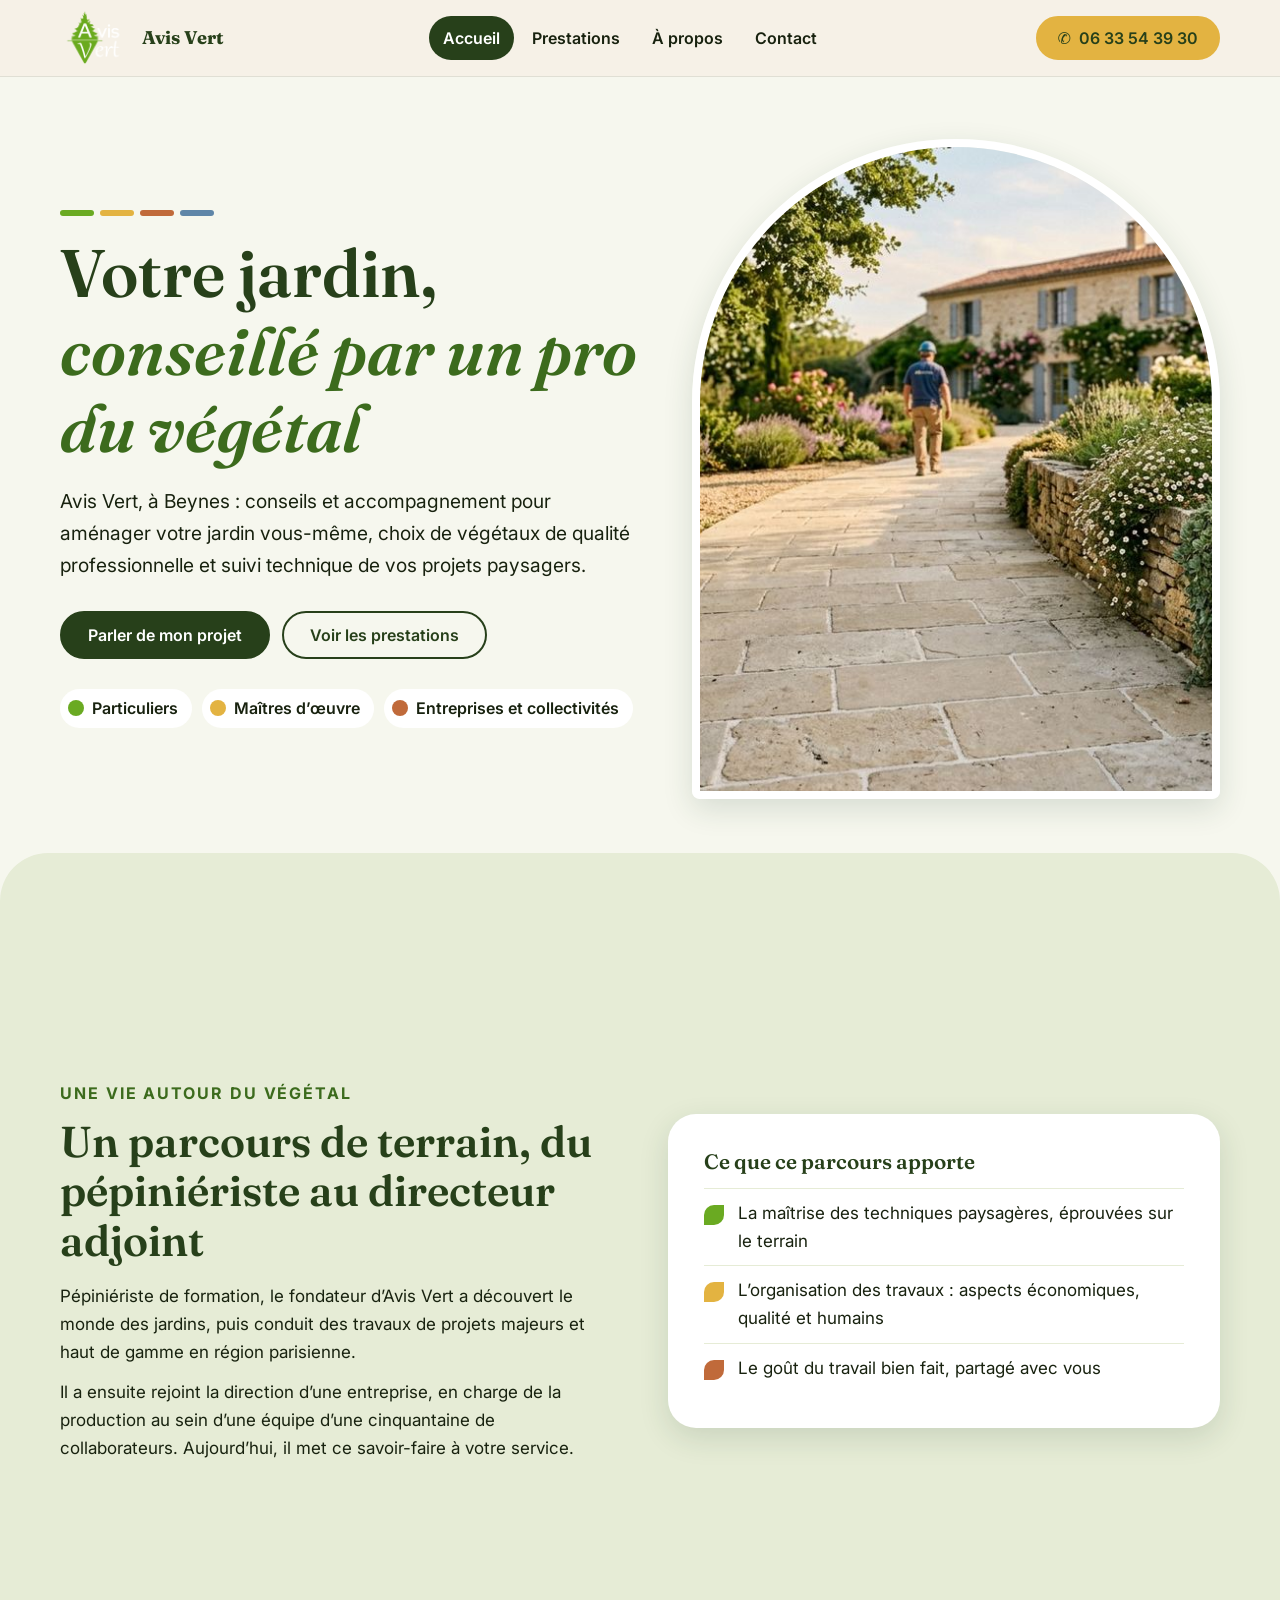
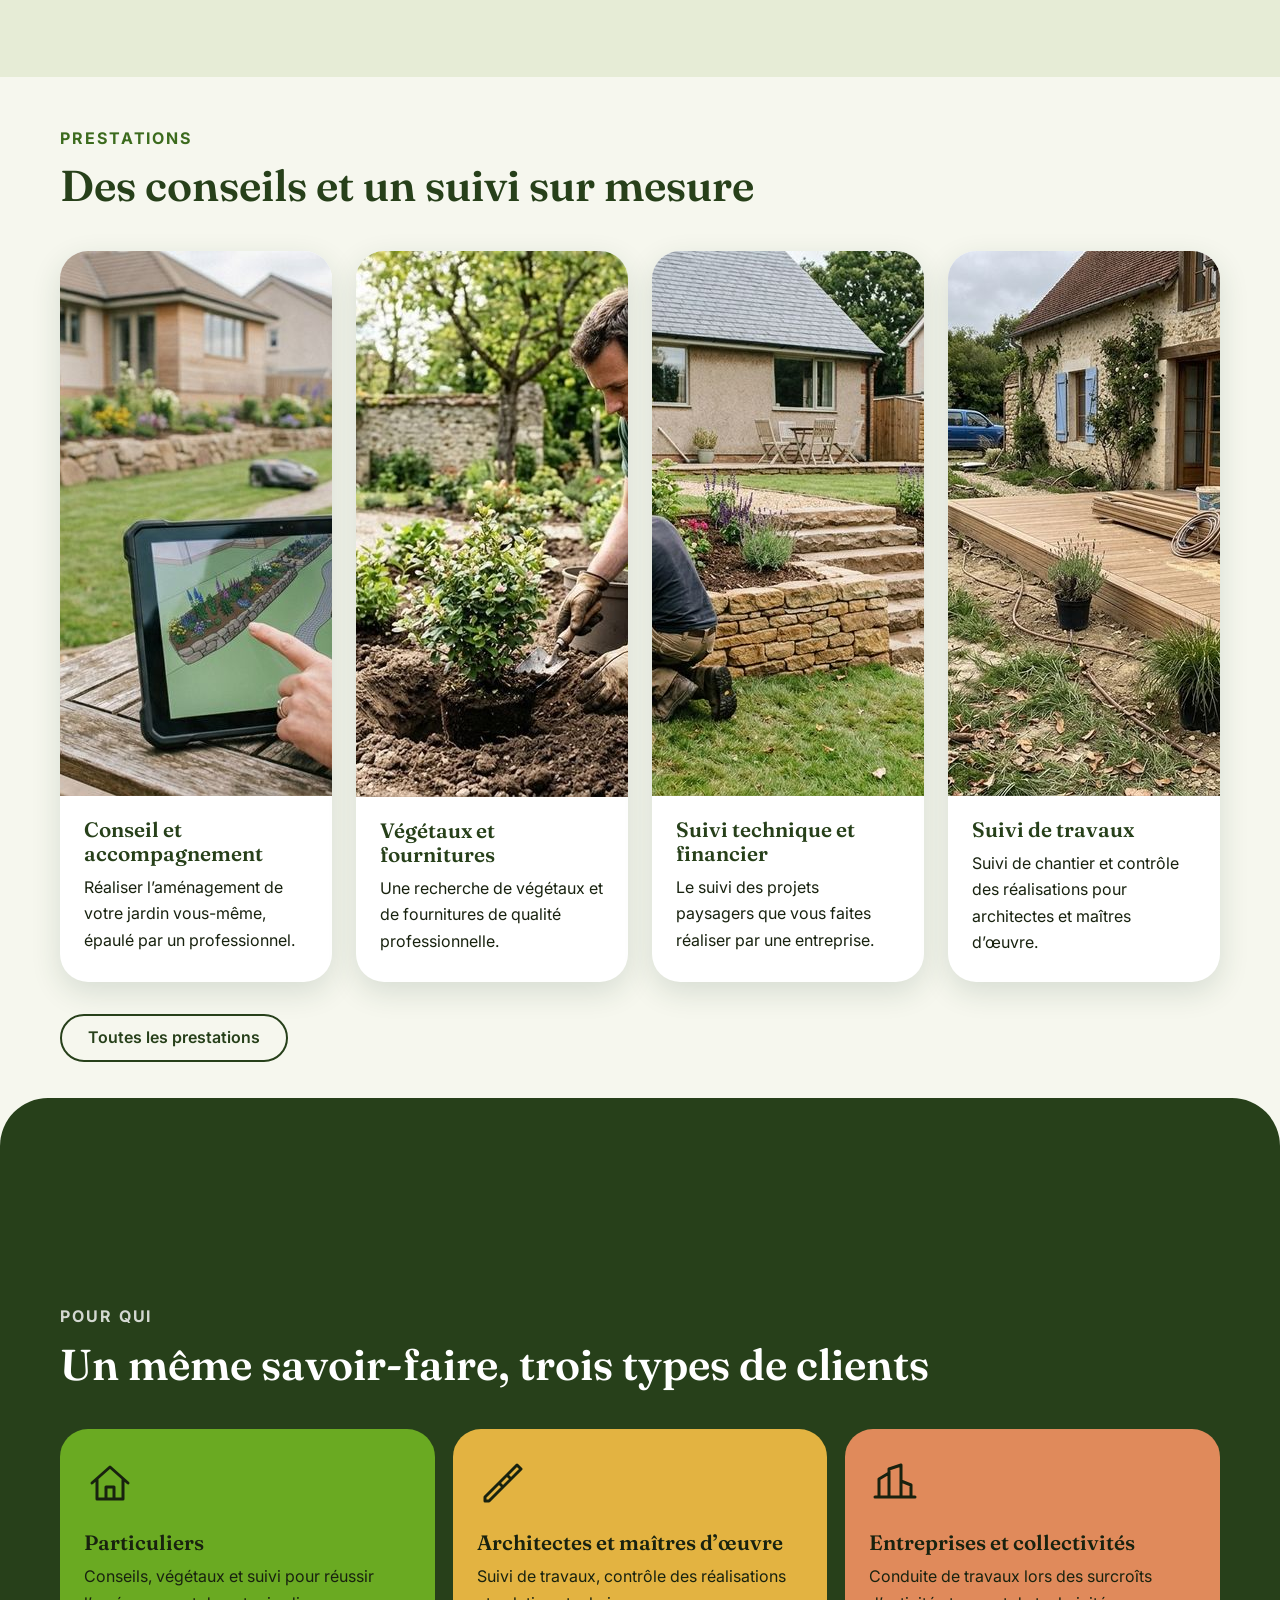
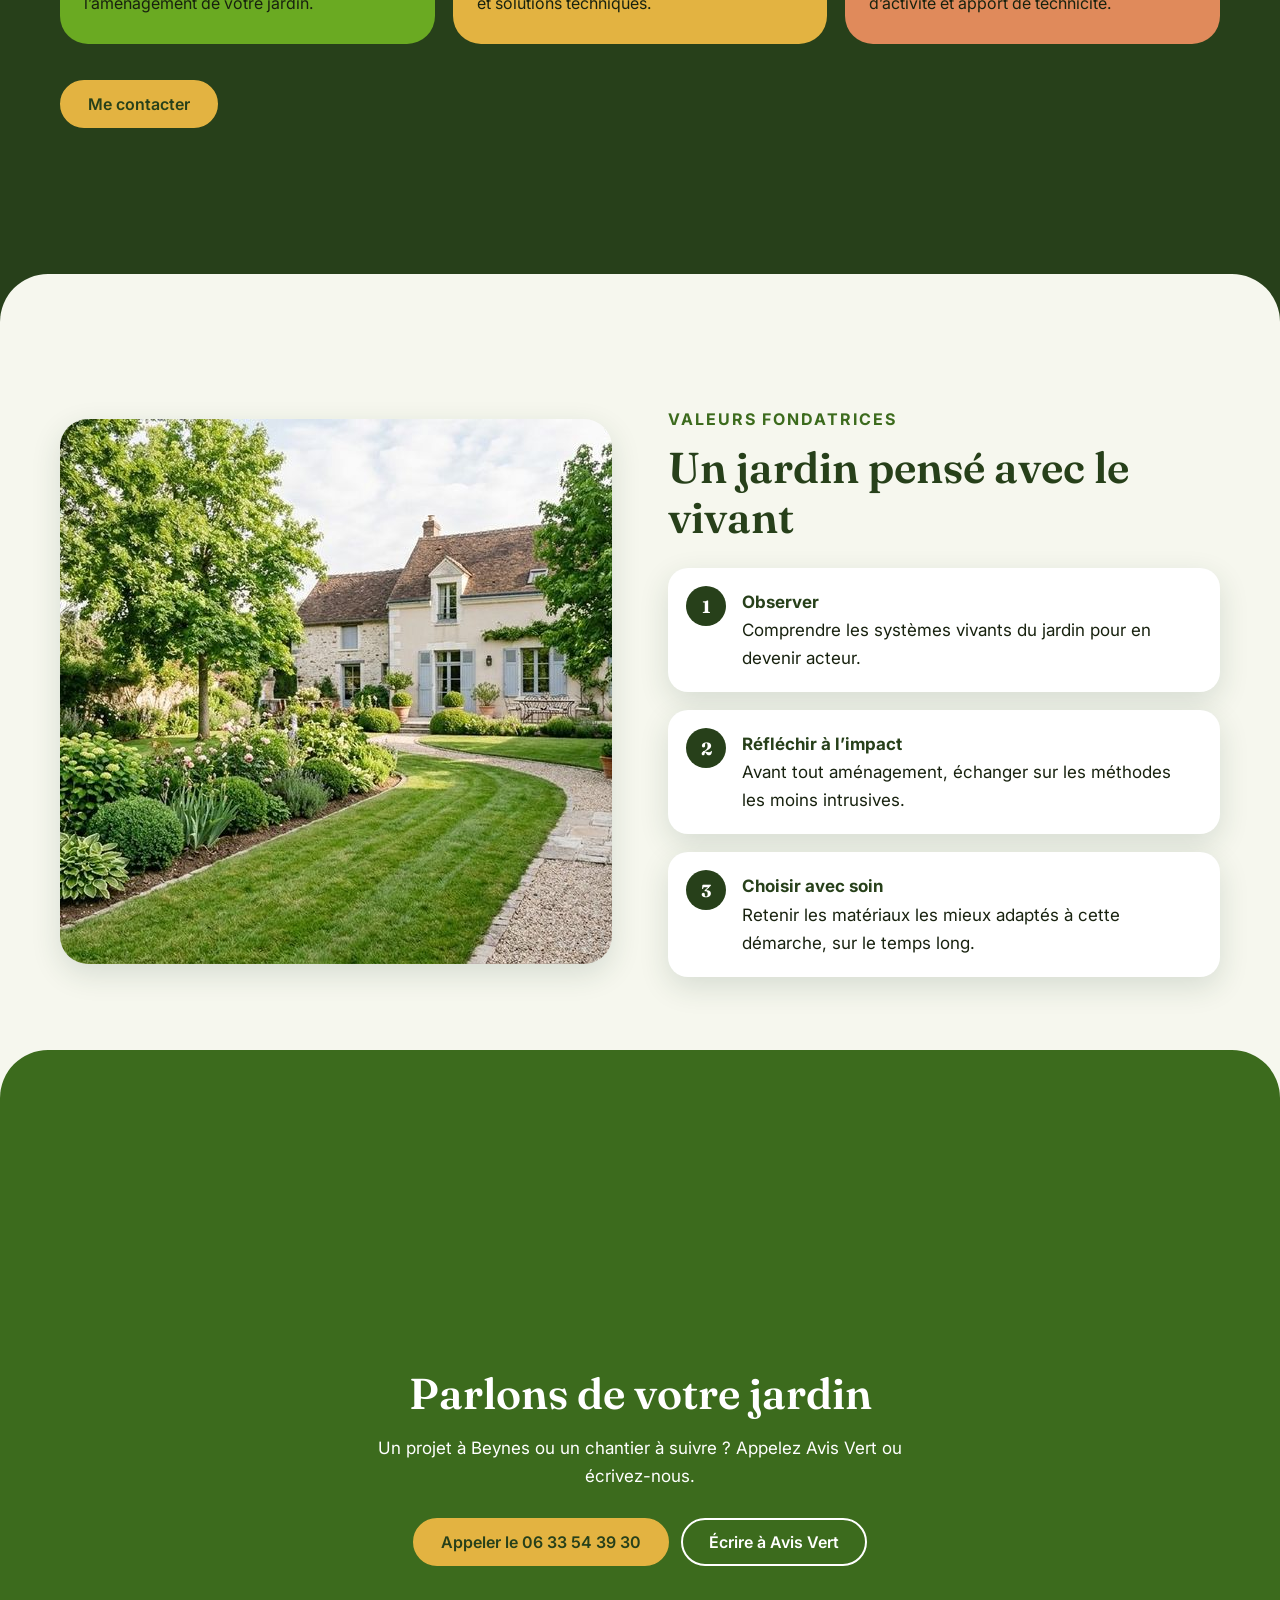
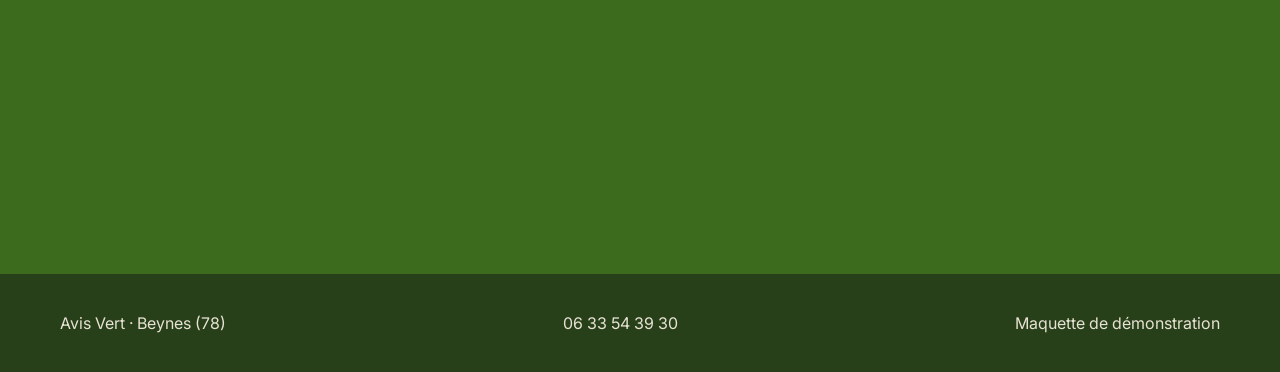
<file: index.html>
<!DOCTYPE html>
<html lang="fr"><head><meta charset="utf-8"><meta name="viewport" content="width=device-width,initial-scale=1">
<title>Avis Vert, conseil et suivi en aménagement paysager à Beynes (78)</title>
<meta name="description" content="Avis Vert, à Beynes (78) : conseils pour aménager votre jardin, recherche de végétaux et suivi technique de vos projets paysagers. Appelez le 06 33 54 39 30.">
<meta name="robots" content="noindex, nofollow">
<link rel="icon" href="images/logo.png" type="image/png">
<link rel="preconnect" href="https://fonts.googleapis.com"><link rel="preconnect" href="https://fonts.gstatic.com" crossorigin>
<link rel="stylesheet" href="https://fonts.googleapis.com/css2?family=Fraunces:wght@600;700&family=Inter:wght@400;600;700&display=swap">
<link rel="stylesheet" href="css/style.css"></head><body>
<header><div class="wrap nav">
<a class="logo" href="https://webaunet.github.io/avis-vert/" aria-label="Avis Vert, accueil"><img src="images/logo.png" width="72" height="54" alt="Logo Avis Vert : un sapin au-dessus de la lettre A et un triangle vert portant la lettre V"><span>Avis Vert</span></a>
<nav id="menu" aria-label="Navigation principale"><ul>
<li><a href="index.html" aria-current="page">Accueil</a></li><li><a href="prestations.html">Prestations</a></li><li><a href="a-propos.html">À propos</a></li><li><a href="contact.html">Contact</a></li></ul></nav>
<div class="droite"><a class="btn tel" href="tel:+33633543930" aria-label="Appeler le 06 33 54 39 30">&#9990; <span>06 33 54 39 30</span></a>
<button class="burger" type="button" aria-expanded="false" aria-controls="menu" aria-label="Ouvrir le menu"><span></span></button></div>
</div></header>
<main>
<section class="hero"><div class="wrap">
<div><div class="fil" aria-hidden="true"><i></i><i></i><i></i><i></i></div>
<h1>Votre jardin, <em style="color:var(--vert2)">conseillé par un pro du végétal</em></h1>
<p class="lead">Avis Vert, à Beynes : conseils et accompagnement pour aménager votre jardin vous-même, choix de végétaux de qualité professionnelle et suivi technique de vos projets paysagers.</p>
<div class="btns"><a class="btn" href="contact.html">Parler de mon projet</a><a class="btn clair" href="prestations.html">Voir les prestations</a></div>
<div class="pastilles"><span><b style="background:var(--pr)"></b>Particuliers</span><span><b style="background:var(--et)"></b>Maîtres d’œuvre</span><span><b style="background:var(--au)"></b>Entreprises et collectivités</span></div></div>
<div class="arche"><img src="images/allee-jardin.jpg" width="1200" height="655" alt="Allée dallée bordée d’un muret en pierre et de massifs fleuris, devant une maison en pierre"></div>
</div></section>
<section class="apropos"><div class="wrap deux">
<div><span class="sur">Une vie autour du végétal</span><h2>Un parcours de terrain, du pépiniériste au directeur adjoint</h2>
<p style="margin-top:16px">Pépiniériste de formation, le fondateur d’Avis Vert a découvert le monde des jardins, puis conduit des travaux de projets majeurs et haut de gamme en région parisienne.</p>
<p style="margin-top:12px">Il a ensuite rejoint la direction d’une entreprise, en charge de la production au sein d’une équipe d’une cinquantaine de collaborateurs. Aujourd’hui, il met ce savoir-faire à votre service.</p></div>
<div class="carte-a"><h3>Ce que ce parcours apporte</h3><ul><li>La maîtrise des techniques paysagères, éprouvées sur le terrain</li><li>L’organisation des travaux : aspects économiques, qualité et humains</li><li>Le goût du travail bien fait, partagé avec vous</li></ul></div>
</div></section>
<section class="presta"><div class="wrap"><span class="sur">Prestations</span><h2>Des conseils et un suivi sur mesure</h2>
<div class="grille g4">
<article class="carte"><img loading="lazy" src="images/conseil-jardin.jpg" width="1000" height="545" alt="Étude d’un projet de jardin sur une tablette, posée sur une table en bois devant une pelouse"><div><h3>Conseil et accompagnement</h3><p>Réaliser l’aménagement de votre jardin vous-même, épaulé par un professionnel.</p></div></article>
<article class="carte"><img loading="lazy" src="images/plantation.jpg" width="1000" height="546" alt="Jardinier plantant un arbuste dans un massif de vivaces"><div><h3>Végétaux et fournitures</h3><p>Une recherche de végétaux et de fournitures de qualité professionnelle.</p></div></article>
<article class="carte"><img loading="lazy" src="images/muret-pierre.jpg" width="1000" height="545" alt="Maçon montant un muret en pierre avec escalier dans un jardin"><div><h3>Suivi technique et financier</h3><p>Le suivi des projets paysagers que vous faites réaliser par une entreprise.</p></div></article>
<article class="carte"><img loading="lazy" src="images/terrasse-bois.jpg" width="1000" height="545" alt="Pose d’une terrasse en bois devant une maison en pierre"><div><h3>Suivi de travaux</h3><p>Suivi de chantier et contrôle des réalisations pour architectes et maîtres d’œuvre.</p></div></article>
</div><div class="btns" style="margin-top:32px"><a class="btn clair" href="prestations.html">Toutes les prestations</a></div></div></section>
<section class="saisons"><div class="wrap"><span class="sur">Pour qui</span><h2>Un même savoir-faire, trois types de clients</h2>
<div class="quatre trois">
<div class="s pr"><svg viewBox="0 0 52 52" aria-hidden="true"><path d="M8 26 26 10l18 16M13 22v20h26V22M22 42V30h8v12" fill="none" stroke="#18220f" stroke-width="3" stroke-linecap="round" stroke-linejoin="round"/></svg><h3>Particuliers</h3><p>Conseils, végétaux et suivi pour réussir l’aménagement de votre jardin.</p></div>
<div class="s et"><svg viewBox="0 0 52 52" aria-hidden="true"><path d="M8 40 40 8l4 4L12 44H8zM30 18l4 4M22 26l4 4" fill="none" stroke="#18220f" stroke-width="3" stroke-linecap="round" stroke-linejoin="round"/></svg><h3>Architectes et maîtres d’œuvre</h3><p>Suivi de travaux, contrôle des réalisations et solutions techniques.</p></div>
<div class="s au"><svg viewBox="0 0 52 52" aria-hidden="true"><path d="M10 40V22l10-6v24M20 40V12l12-4v32M32 40V24l10 4v12M6 40h40" fill="none" stroke="#18220f" stroke-width="3" stroke-linecap="round" stroke-linejoin="round"/></svg><h3>Entreprises et collectivités</h3><p>Conduite de travaux lors des surcroîts d’activité et apport de technicité.</p></div>
</div><div class="btns" style="margin-top:36px"><a class="btn ocre" href="contact.html">Me contacter</a></div></div></section>
<section class="etapes"><div class="wrap deux">
<div class="photo-r"><img loading="lazy" src="images/jardin-chemin.jpg" width="1000" height="545" alt="Jardin planté d’arbres et de massifs, avec un chemin de gravier et une pelouse devant une maison en pierre"></div>
<div><span class="sur">Valeurs fondatrices</span><h2>Un jardin pensé avec le vivant</h2>
<ol><li><strong>Observer</strong>Comprendre les systèmes vivants du jardin pour en devenir acteur.</li><li><strong>Réfléchir à l’impact</strong>Avant tout aménagement, échanger sur les méthodes les moins intrusives.</li><li><strong>Choisir avec soin</strong>Retenir les matériaux les mieux adaptés à cette démarche, sur le temps long.</li></ol></div>
</div></section>
<section class="cta"><div class="wrap"><h2>Parlons de votre jardin</h2><p>Un projet à Beynes ou un chantier à suivre ? Appelez Avis Vert ou écrivez-nous.</p>
<div class="btns"><a class="btn ocre" href="tel:+33633543930">Appeler le 06 33 54 39 30</a><a class="btn clair" href="contact.html">Écrire à Avis Vert</a></div></div></section>
</main>
<footer><div class="wrap"><span>Avis Vert · Beynes (78)</span><span><a href="tel:+33633543930">06 33 54 39 30</a></span><span>Maquette de démonstration</span></div></footer>
<script src="js/main.js"></script></body></html>
</file>
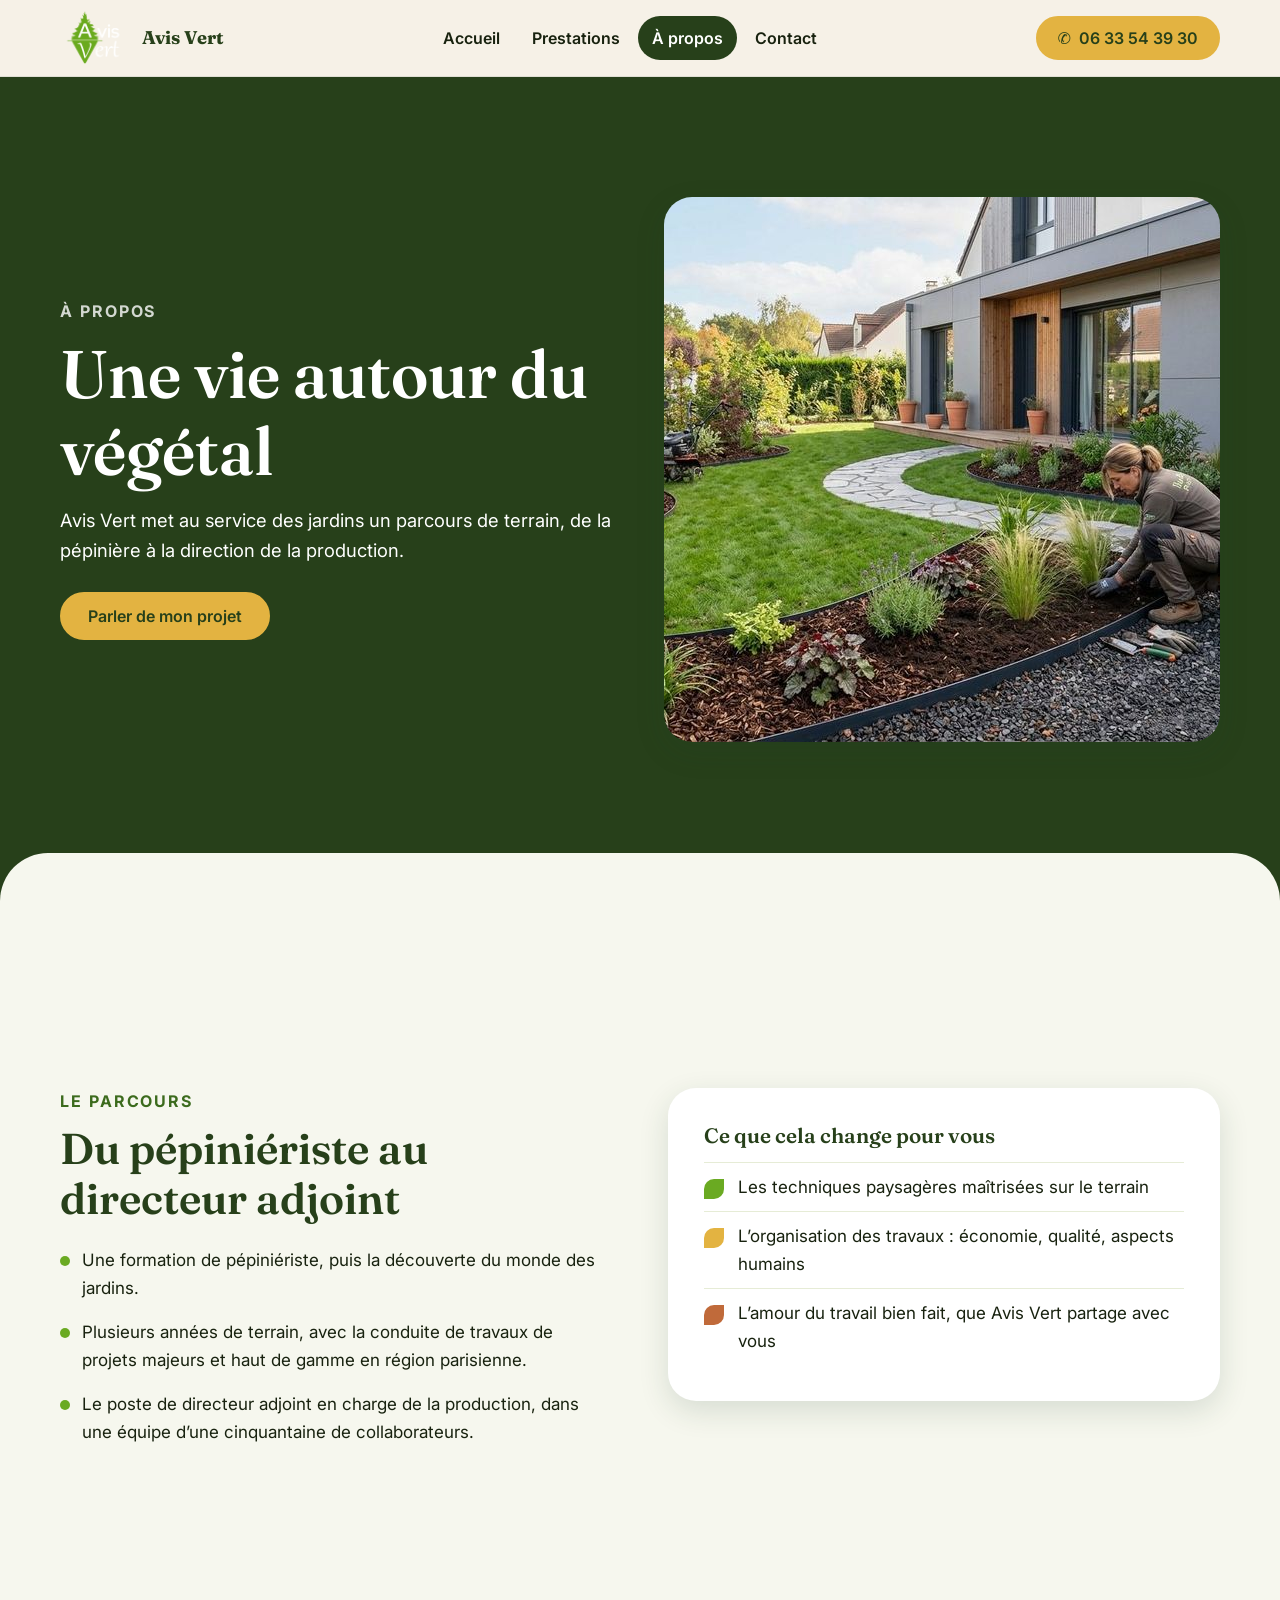
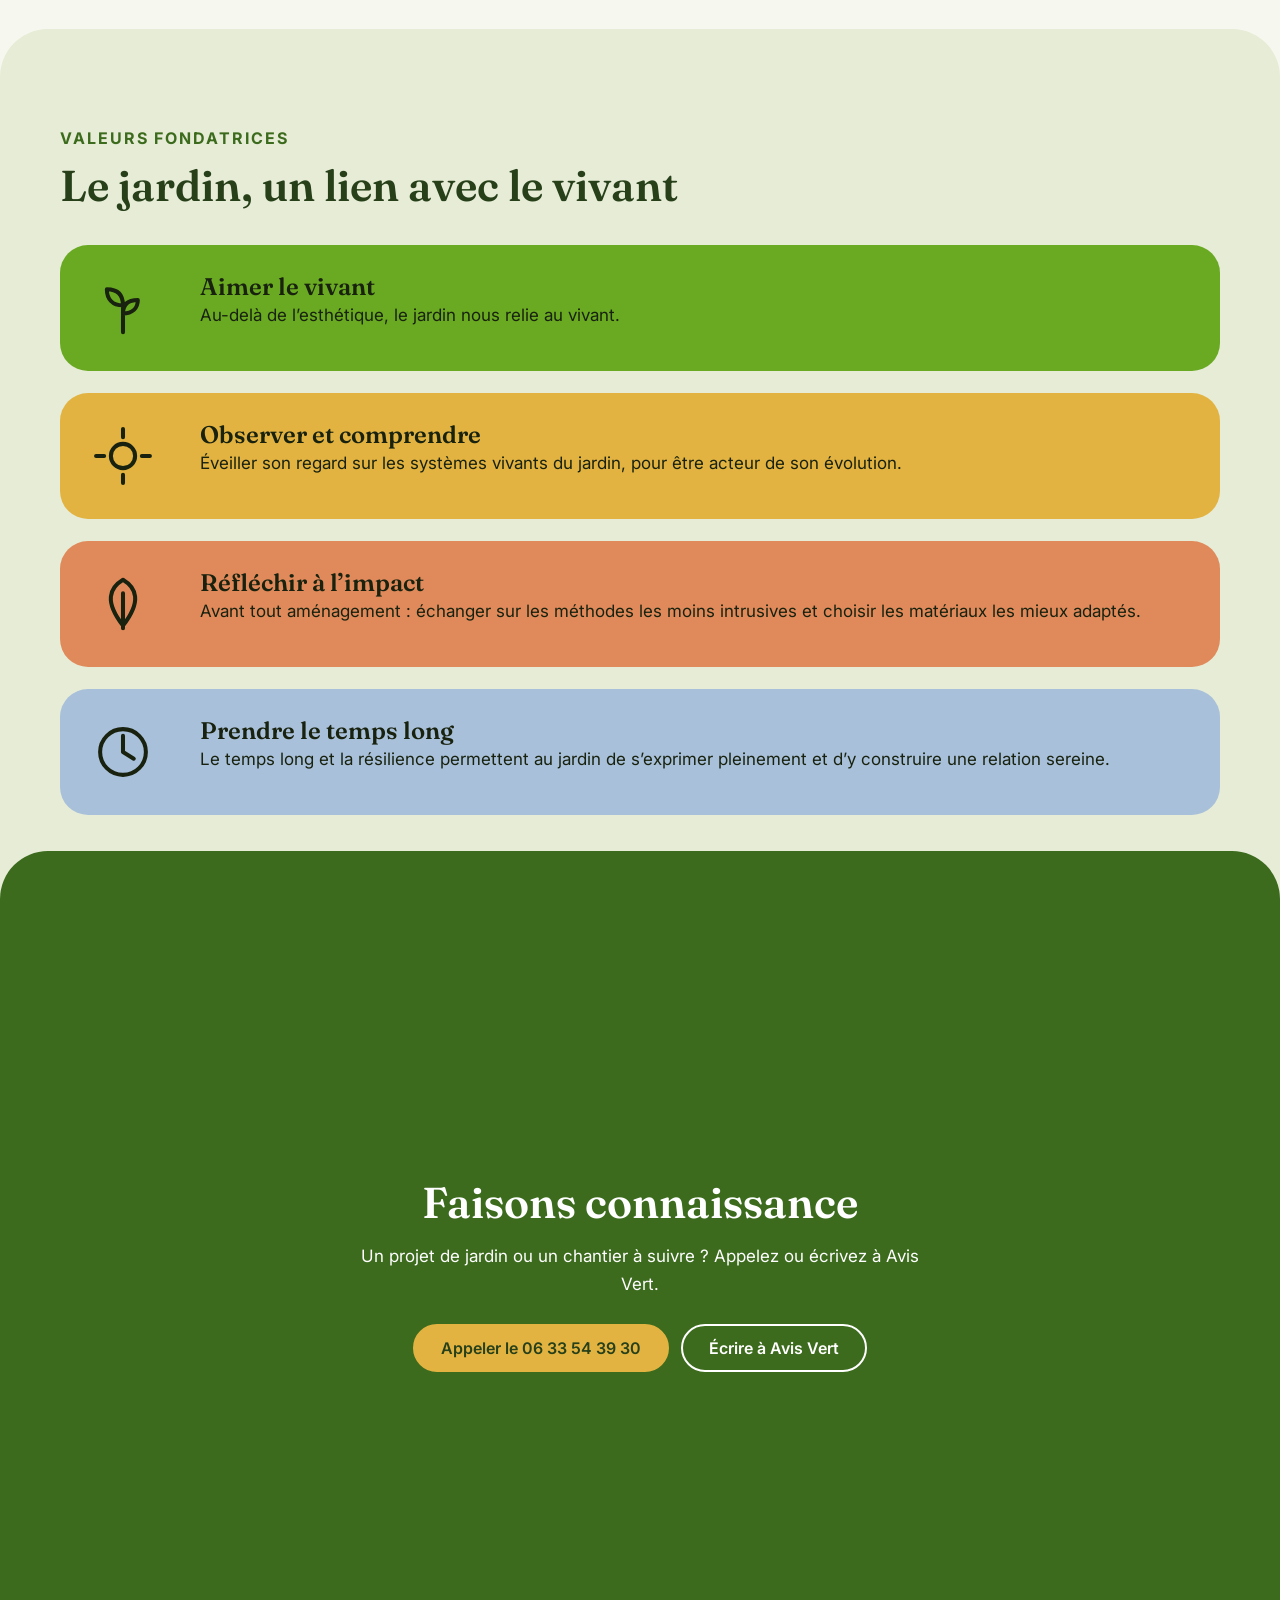
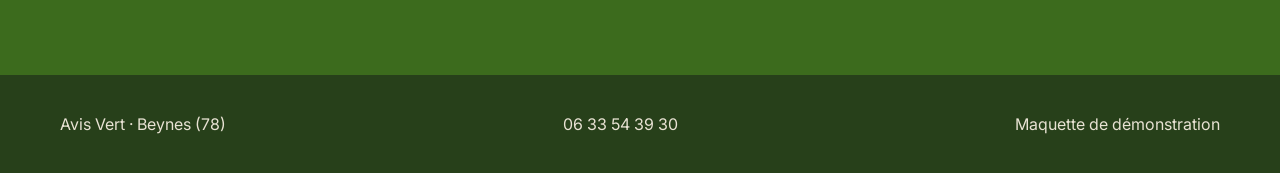
<file: a-propos.html>
<!DOCTYPE html>
<html lang="fr"><head><meta charset="utf-8"><meta name="viewport" content="width=device-width,initial-scale=1">
<title>À propos, Avis Vert à Beynes (78)</title>
<meta name="description" content="À propos d’Avis Vert, à Beynes (78) : un parcours de pépiniériste puis de directeur adjoint de production, et des valeurs tournées vers le vivant.">
<meta name="robots" content="noindex, nofollow">
<link rel="icon" href="images/logo.png" type="image/png">
<link rel="preconnect" href="https://fonts.googleapis.com"><link rel="preconnect" href="https://fonts.gstatic.com" crossorigin>
<link rel="stylesheet" href="https://fonts.googleapis.com/css2?family=Fraunces:wght@600;700&family=Inter:wght@400;600;700&display=swap">
<link rel="stylesheet" href="css/style.css"></head><body>
<header><div class="wrap nav">
<a class="logo" href="https://webaunet.github.io/avis-vert/" aria-label="Avis Vert, accueil"><img src="images/logo.png" width="72" height="54" alt="Logo Avis Vert : un sapin au-dessus de la lettre A et un triangle vert portant la lettre V"><span>Avis Vert</span></a>
<nav id="menu" aria-label="Navigation principale"><ul>
<li><a href="index.html">Accueil</a></li><li><a href="prestations.html">Prestations</a></li><li><a href="a-propos.html" aria-current="page">À propos</a></li><li><a href="contact.html">Contact</a></li></ul></nav>
<div class="droite"><a class="btn tel" href="tel:+33633543930" aria-label="Appeler le 06 33 54 39 30">&#9990; <span>06 33 54 39 30</span></a>
<button class="burger" type="button" aria-expanded="false" aria-controls="menu" aria-label="Ouvrir le menu"><span></span></button></div>
</div></header>
<main>
<section class="entete"><div class="wrap">
<div><span class="sur">À propos</span><h1>Une vie autour du végétal</h1>
<p>Avis Vert met au service des jardins un parcours de terrain, de la pépinière à la direction de la production.</p>
<div class="btns"><a class="btn ocre" href="contact.html">Parler de mon projet</a></div></div>
<div class="photo-r"><img src="images/jardin-moderne.jpg" width="1000" height="545" alt="Jardin récent avec pelouse, massifs et allée sinueuse devant une maison moderne"></div>
</div></section>
<section class="bloc"><div class="wrap deux" style="align-items:start"><div><span class="sur">Le parcours</span><h2>Du pépiniériste au directeur adjoint</h2>
<ul class="parcours"><li>Une formation de pépiniériste, puis la découverte du monde des jardins.</li><li>Plusieurs années de terrain, avec la conduite de travaux de projets majeurs et haut de gamme en région parisienne.</li><li>Le poste de directeur adjoint en charge de la production, dans une équipe d’une cinquantaine de collaborateurs.</li></ul></div>
<div class="carte-a"><h3>Ce que cela change pour vous</h3><ul><li>Les techniques paysagères maîtrisées sur le terrain</li><li>L’organisation des travaux : économie, qualité, aspects humains</li><li>L’amour du travail bien fait, que Avis Vert partage avec vous</li></ul></div></div></section>
<section class="bloc sable"><div class="wrap"><span class="sur">Valeurs fondatrices</span><h2>Le jardin, un lien avec le vivant</h2>
<div class="long">
<div class="sai pr"><svg viewBox="0 0 52 52" aria-hidden="true"><path d="M26 44V24M26 24c-8 0-12-5-12-12 8 0 12 4 12 12zm0 6c7 0 11-4 11-10-7 0-11 3-11 10z" fill="none" stroke="#18220f" stroke-width="3" stroke-linecap="round" stroke-linejoin="round"/></svg><div><h3>Aimer le vivant</h3><p>Au-delà de l’esthétique, le jardin nous relie au vivant.</p></div></div>
<div class="sai et"><svg viewBox="0 0 52 52" aria-hidden="true"><circle cx="26" cy="26" r="9" fill="none" stroke="#18220f" stroke-width="3" stroke-linecap="round" stroke-linejoin="round"/><path d="M26 6v6M26 40v6M6 26h6M40 26h6" fill="none" stroke="#18220f" stroke-width="3" stroke-linecap="round" stroke-linejoin="round"/></svg><div><h3>Observer et comprendre</h3><p>Éveiller son regard sur les systèmes vivants du jardin, pour être acteur de son évolution.</p></div></div>
<div class="sai au"><svg viewBox="0 0 52 52" aria-hidden="true"><path d="M26 8c10 6 14 16 0 34C12 24 16 14 26 8zM26 18v26" fill="none" stroke="#18220f" stroke-width="3" stroke-linecap="round" stroke-linejoin="round"/></svg><div><h3>Réfléchir à l’impact</h3><p>Avant tout aménagement : échanger sur les méthodes les moins intrusives et choisir les matériaux les mieux adaptés.</p></div></div>
<div class="sai hi"><svg viewBox="0 0 52 52" aria-hidden="true"><circle cx="26" cy="26" r="17" fill="none" stroke="#18220f" stroke-width="3" stroke-linecap="round" stroke-linejoin="round"/><path d="M26 14v12l8 5" fill="none" stroke="#18220f" stroke-width="3" stroke-linecap="round" stroke-linejoin="round"/></svg><div><h3>Prendre le temps long</h3><p>Le temps long et la résilience permettent au jardin de s’exprimer pleinement et d’y construire une relation sereine.</p></div></div>
</div></div></section>
<section class="bloc vert" style="padding-bottom:72px"><div class="wrap" style="text-align:center"><h2>Faisons connaissance</h2><p style="max-width:34em;margin:14px auto 26px">Un projet de jardin ou un chantier à suivre ? Appelez ou écrivez à Avis Vert.</p><div class="btns" style="justify-content:center"><a class="btn ocre" href="tel:+33633543930">Appeler le 06 33 54 39 30</a><a class="btn clair" style="color:#fff;border-color:#fff" href="contact.html">Écrire à Avis Vert</a></div></div></section>
</main>
<footer><div class="wrap"><span>Avis Vert · Beynes (78)</span><span><a href="tel:+33633543930">06 33 54 39 30</a></span><span>Maquette de démonstration</span></div></footer>
<script src="js/main.js"></script></body></html>
</file>
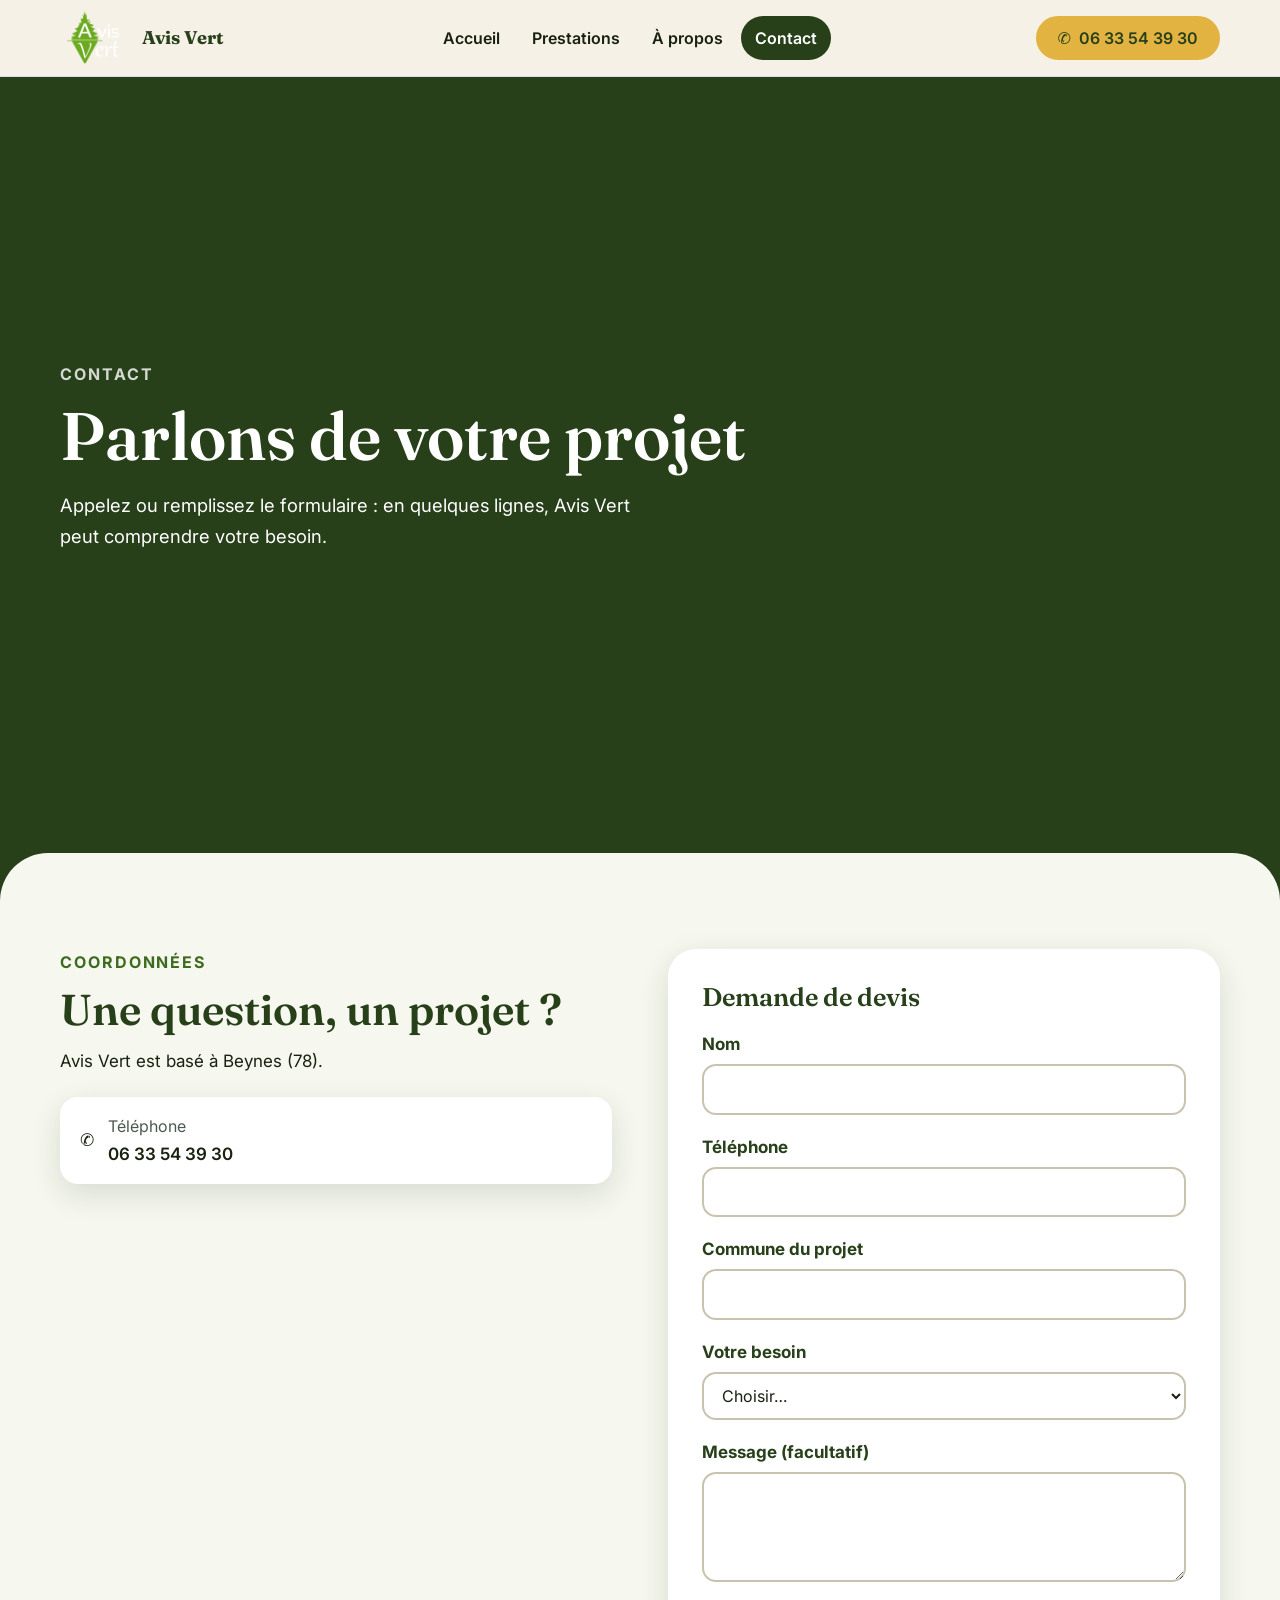
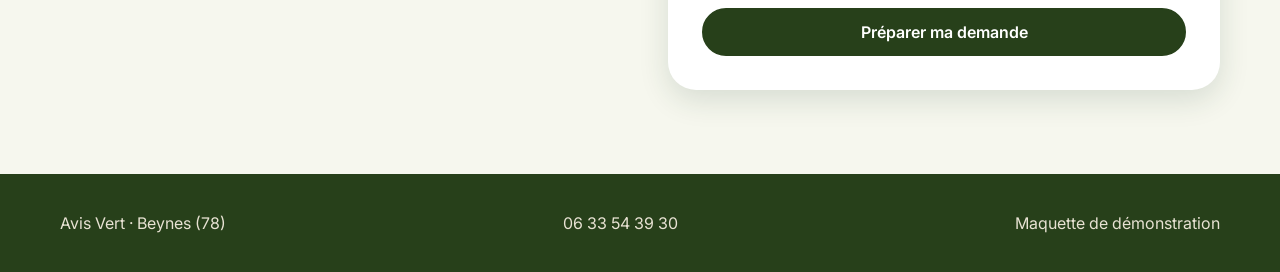
<file: contact.html>
<!DOCTYPE html>
<html lang="fr"><head><meta charset="utf-8"><meta name="viewport" content="width=device-width,initial-scale=1">
<title>Contact, Avis Vert à Beynes (78)</title>
<meta name="description" content="Contactez Avis Vert à Beynes (78) : appelez le 06 33 54 39 30 ou préparez votre demande avec le formulaire.">
<meta name="robots" content="noindex, nofollow">
<link rel="icon" href="images/logo.png" type="image/png">
<link rel="preconnect" href="https://fonts.googleapis.com"><link rel="preconnect" href="https://fonts.gstatic.com" crossorigin>
<link rel="stylesheet" href="https://fonts.googleapis.com/css2?family=Fraunces:wght@600;700&family=Inter:wght@400;600;700&display=swap">
<link rel="stylesheet" href="css/style.css"></head><body>
<header><div class="wrap nav">
<a class="logo" href="https://webaunet.github.io/avis-vert/" aria-label="Avis Vert, accueil"><img src="images/logo.png" width="72" height="54" alt="Logo Avis Vert : un sapin au-dessus de la lettre A et un triangle vert portant la lettre V"><span>Avis Vert</span></a>
<nav id="menu" aria-label="Navigation principale"><ul>
<li><a href="index.html">Accueil</a></li><li><a href="prestations.html">Prestations</a></li><li><a href="a-propos.html">À propos</a></li><li><a href="contact.html" aria-current="page">Contact</a></li></ul></nav>
<div class="droite"><a class="btn tel" href="tel:+33633543930" aria-label="Appeler le 06 33 54 39 30">&#9990; <span>06 33 54 39 30</span></a>
<button class="burger" type="button" aria-expanded="false" aria-controls="menu" aria-label="Ouvrir le menu"><span></span></button></div>
</div></header>
<main>
<section class="entete" style="padding-bottom:96px"><div class="wrap" style="grid-template-columns:1fr">
<div><span class="sur">Contact</span><h1>Parlons de votre projet</h1>
<p>Appelez ou remplissez le formulaire : en quelques lignes, Avis Vert peut comprendre votre besoin.</p></div></div></section>
<section class="bloc" style="padding-bottom:84px"><div class="wrap deux" style="align-items:start">
<div><span class="sur">Coordonnées</span><h2>Une question, un projet ?</h2><p style="margin-top:12px">Avis Vert est basé à Beynes (78).</p>
<div class="coord"><a href="tel:+33633543930">&#9990;<span><small>Téléphone</small>06 33 54 39 30</span></a></div></div>
<div class="formcarte"><h2 style="font-size:1.6rem">Demande de devis</h2>
<form id="devis" novalidate style="margin-top:18px">
<div class="champ"><label for="nom">Nom</label><input id="nom" name="nom" type="text" autocomplete="name" required aria-describedby="nom-err"><div class="err" id="nom-err" role="alert"></div></div>
<div class="champ"><label for="tel">Téléphone</label><input id="tel" name="tel" type="tel" autocomplete="tel" inputmode="tel" required aria-describedby="tel-err"><div class="err" id="tel-err" role="alert"></div></div>
<div class="champ"><label for="commune">Commune du projet</label><input id="commune" name="commune" type="text" autocomplete="address-level2" required aria-describedby="commune-err"><div class="err" id="commune-err" role="alert"></div></div>
<div class="champ"><label for="besoin">Votre besoin</label><select id="besoin" name="besoin" required aria-describedby="besoin-err"><option value="">Choisir…</option><option>Conseil pour aménager mon jardin</option><option>Végétaux et fournitures</option><option>Suivi de mon projet paysager</option><option>Suivi de travaux (architecte, maîtrise d’œuvre)</option><option>Conduite de travaux ou technicité (entreprise, collectivité)</option><option>Autre demande</option></select><div class="err" id="besoin-err" role="alert"></div></div>
<div class="champ"><label for="message">Message (facultatif)</label><textarea id="message" name="message"></textarea></div>
<button class="btn" type="submit">Préparer ma demande</button></form>
<div class="recap" id="recap" aria-live="polite"><div class="confirm" id="confirm" tabindex="-1">Votre demande est prête : envoyez-la par SMS ou copiez-la.</div><pre id="recap-texte"></pre>
<div class="btns"><a class="btn" id="sms" href="sms:+33633543930">Envoyer par SMS</a><button class="btn clair" type="button" id="copier">Copier</button><a class="btn clair" href="tel:+33633543930">Appeler</a></div></div></div>
</div></section>
</main>
<footer><div class="wrap"><span>Avis Vert · Beynes (78)</span><span><a href="tel:+33633543930">06 33 54 39 30</a></span><span>Maquette de démonstration</span></div></footer>
<script src="js/main.js"></script></body></html>
</file>
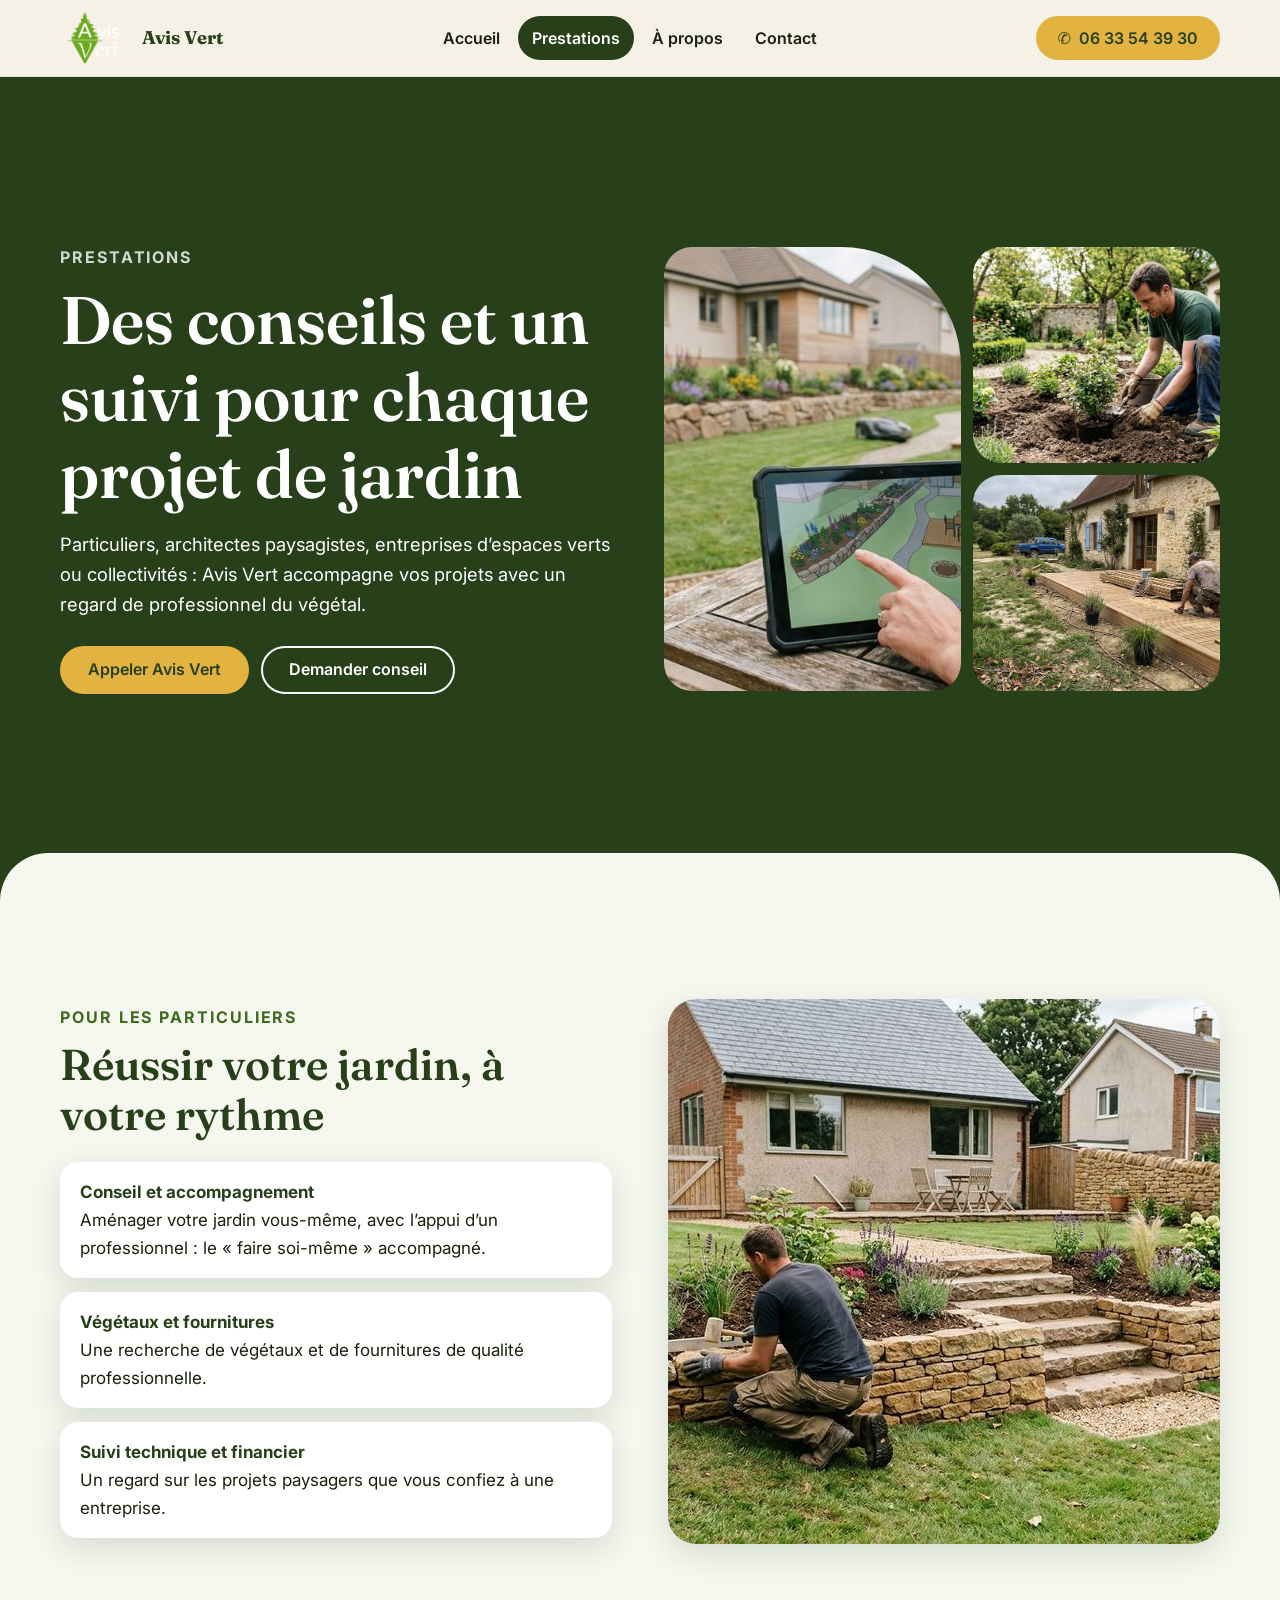
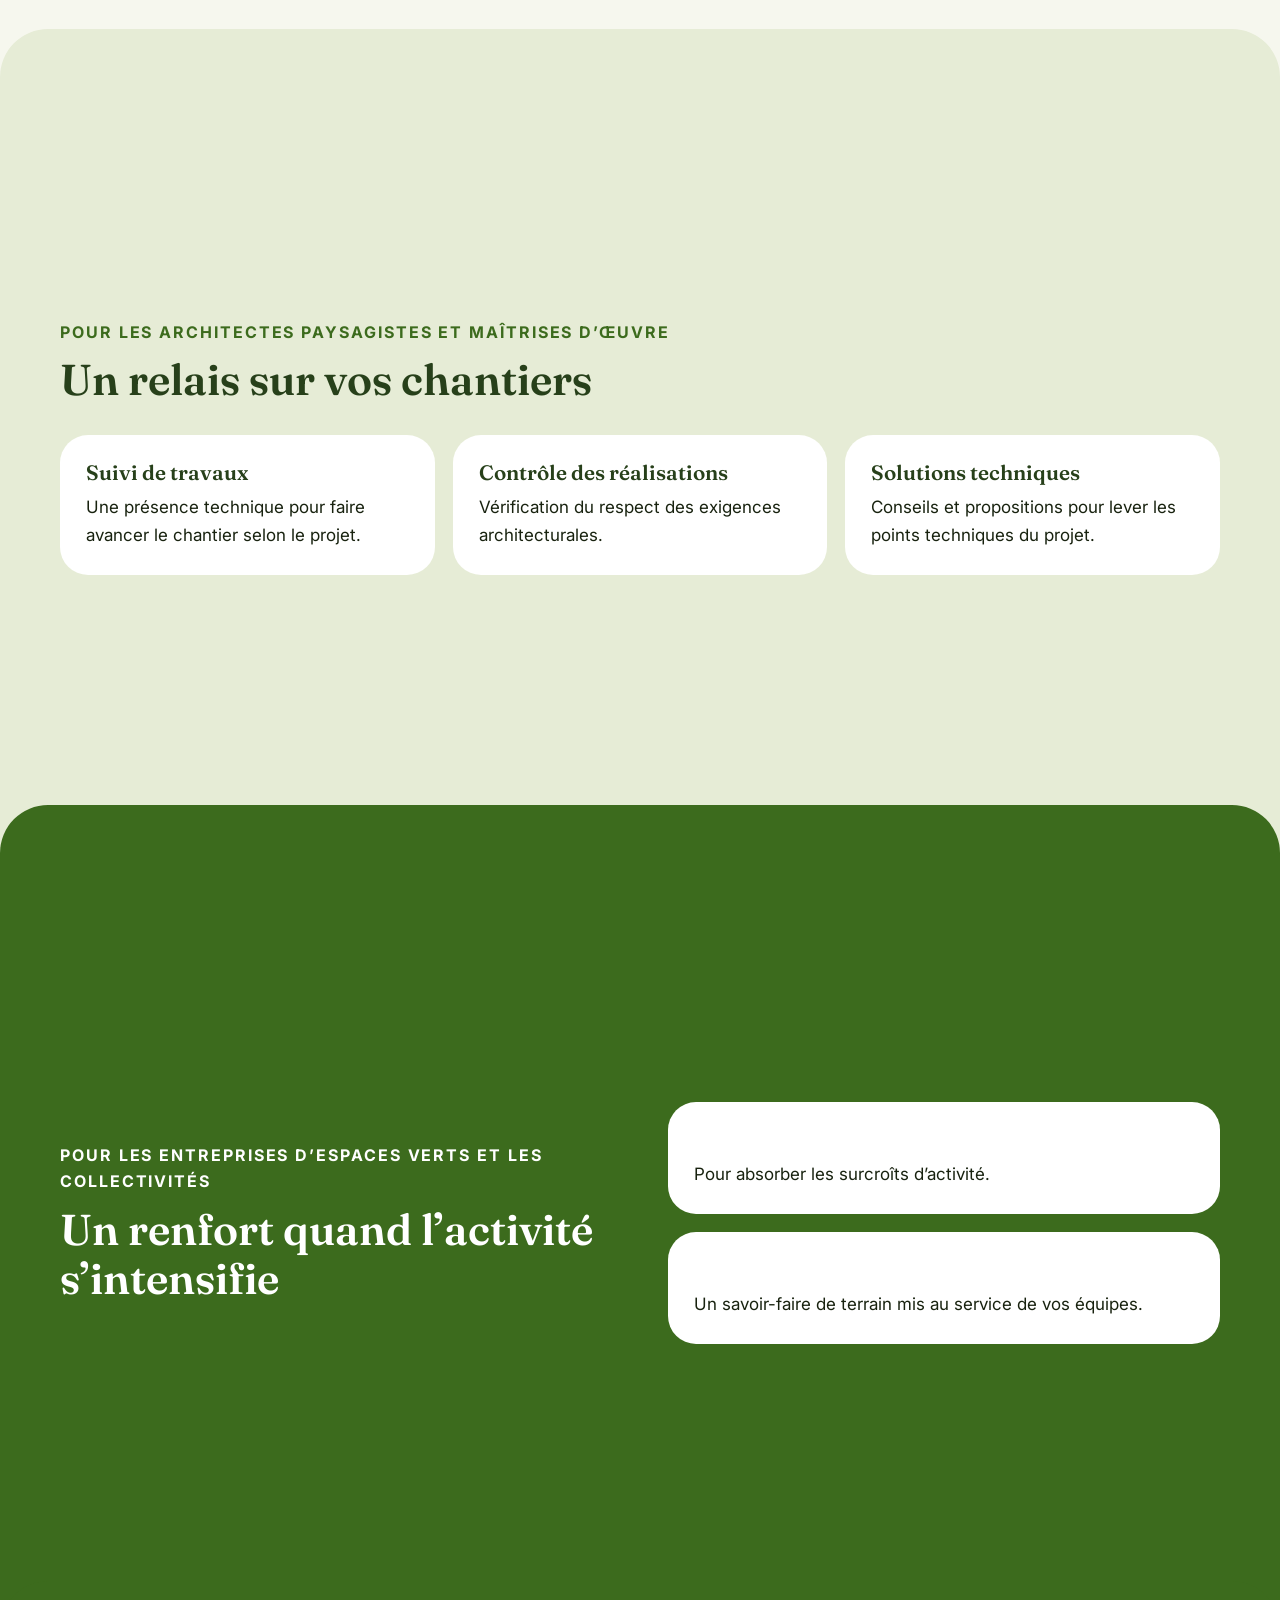
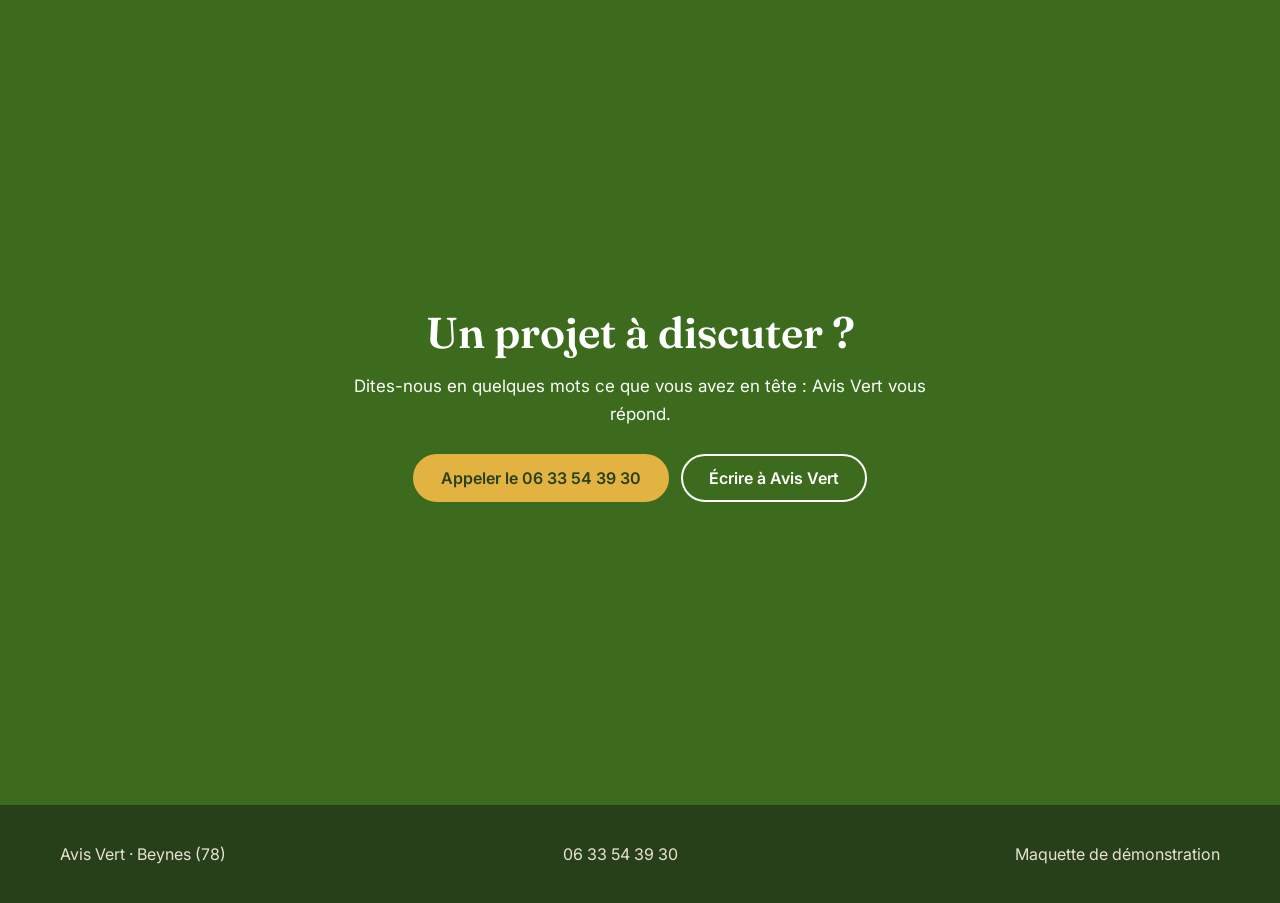
<file: prestations.html>
<!DOCTYPE html>
<html lang="fr"><head><meta charset="utf-8"><meta name="viewport" content="width=device-width,initial-scale=1">
<title>Prestations, Avis Vert à Beynes (78)</title>
<meta name="description" content="Prestations d’Avis Vert, à Beynes (78) : conseil et accompagnement, végétaux, suivi de travaux pour particuliers, architectes et entreprises d’espaces verts.">
<meta name="robots" content="noindex, nofollow">
<link rel="icon" href="images/logo.png" type="image/png">
<link rel="preconnect" href="https://fonts.googleapis.com"><link rel="preconnect" href="https://fonts.gstatic.com" crossorigin>
<link rel="stylesheet" href="https://fonts.googleapis.com/css2?family=Fraunces:wght@600;700&family=Inter:wght@400;600;700&display=swap">
<link rel="stylesheet" href="css/style.css"></head><body>
<header><div class="wrap nav">
<a class="logo" href="https://webaunet.github.io/avis-vert/" aria-label="Avis Vert, accueil"><img src="images/logo.png" width="72" height="54" alt="Logo Avis Vert : un sapin au-dessus de la lettre A et un triangle vert portant la lettre V"><span>Avis Vert</span></a>
<nav id="menu" aria-label="Navigation principale"><ul>
<li><a href="index.html">Accueil</a></li><li><a href="prestations.html" aria-current="page">Prestations</a></li><li><a href="a-propos.html">À propos</a></li><li><a href="contact.html">Contact</a></li></ul></nav>
<div class="droite"><a class="btn tel" href="tel:+33633543930" aria-label="Appeler le 06 33 54 39 30">&#9990; <span>06 33 54 39 30</span></a>
<button class="burger" type="button" aria-expanded="false" aria-controls="menu" aria-label="Ouvrir le menu"><span></span></button></div>
</div></header>
<main>
<section class="entete"><div class="wrap">
<div><span class="sur">Prestations</span><h1>Des conseils et un suivi pour chaque projet de jardin</h1>
<p>Particuliers, architectes paysagistes, entreprises d’espaces verts ou collectivités : Avis Vert accompagne vos projets avec un regard de professionnel du végétal.</p>
<div class="btns"><a class="btn ocre" href="tel:+33633543930">Appeler Avis Vert</a><a class="btn clair" href="contact.html">Demander conseil</a></div></div>
<div class="mosaique"><img src="images/conseil-jardin.jpg" width="1000" height="545" alt="Étude d’un projet de jardin sur une tablette, posée sur une table en bois"><img src="images/plantation.jpg" width="1000" height="546" alt="Jardinier plantant un arbuste dans un massif de vivaces"><img src="images/terrasse-bois.jpg" width="1000" height="545" alt="Pose d’une terrasse en bois devant une maison en pierre"></div>
</div></section>
<section class="bloc"><div class="wrap deux"><div><span class="sur">Pour les particuliers</span><h2>Réussir votre jardin, à votre rythme</h2>
<ul class="liste"><li><strong>Conseil et accompagnement</strong>Aménager votre jardin vous-même, avec l’appui d’un professionnel : le « faire soi-même » accompagné.</li><li><strong>Végétaux et fournitures</strong>Une recherche de végétaux et de fournitures de qualité professionnelle.</li><li><strong>Suivi technique et financier</strong>Un regard sur les projets paysagers que vous confiez à une entreprise.</li></ul></div>
<div class="photo-r"><img loading="lazy" src="images/muret-pierre.jpg" width="1000" height="545" alt="Maçon montant un muret en pierre avec escalier dans un jardin"></div></div></section>
<section class="bloc sable"><div class="wrap"><span class="sur">Pour les architectes paysagistes et maîtrises d’œuvre</span><h2>Un relais sur vos chantiers</h2>
<div class="tuiles"><div class="tuile"><h3>Suivi de travaux</h3><p>Une présence technique pour faire avancer le chantier selon le projet.</p></div><div class="tuile"><h3>Contrôle des réalisations</h3><p>Vérification du respect des exigences architecturales.</p></div><div class="tuile"><h3>Solutions techniques</h3><p>Conseils et propositions pour lever les points techniques du projet.</p></div></div></div></section>
<section class="bloc vert"><div class="wrap deux"><div><span class="sur" style="color:#fff">Pour les entreprises d’espaces verts et les collectivités</span><h2>Un renfort quand l’activité s’intensifie</h2></div>
<div class="tuiles" style="grid-template-columns:1fr;margin-top:0"><div class="tuile"><h3>Conduite de travaux</h3><p>Pour absorber les surcroîts d’activité.</p></div><div class="tuile"><h3>Apport de technicité</h3><p>Un savoir-faire de terrain mis au service de vos équipes.</p></div></div></div></section>
<section class="bloc vert" style="padding-bottom:72px"><div class="wrap" style="text-align:center"><h2>Un projet à discuter ?</h2><p style="max-width:34em;margin:14px auto 26px">Dites-nous en quelques mots ce que vous avez en tête : Avis Vert vous répond.</p><div class="btns" style="justify-content:center"><a class="btn ocre" href="tel:+33633543930">Appeler le 06 33 54 39 30</a><a class="btn clair" style="color:#fff;border-color:#fff" href="contact.html">Écrire à Avis Vert</a></div></div></section>
</main>
<footer><div class="wrap"><span>Avis Vert · Beynes (78)</span><span><a href="tel:+33633543930">06 33 54 39 30</a></span><span>Maquette de démonstration</span></div></footer>
<script src="js/main.js"></script></body></html>
</file>
<file: css/style.css>
:root{--vert:#27401a;--vert2:#3c6b1d;--creme:#f6f7ee;--sable:#e6ecd6;--encre:#18220f;--pr:#6aaa22;--et:#e3b341;--au:#c06a3a;--hi:#5f86a8;--r:28px;--ombre:0 10px 30px rgba(31,61,43,.14);--h:76px}
*{box-sizing:border-box;margin:0}
html{scroll-behavior:smooth;scroll-padding-top:calc(var(--h) + 12px)}
body{font:17px/1.65 Inter,system-ui,sans-serif;color:var(--encre);background:var(--creme);overflow-x:hidden}
img{max-width:100%;display:block}
h1,h2,h3{font-family:Fraunces,Georgia,serif;line-height:1.15;color:var(--vert);font-weight:600}
h1{font-size:clamp(2.3rem,5.6vw,4.2rem)}h2{font-size:clamp(1.8rem,3.6vw,2.7rem)}h3{font-size:1.3rem}
a{color:inherit}
.wrap{width:min(1160px,100% - 32px);margin:auto}
.btn{display:inline-flex;align-items:center;justify-content:center;gap:8px;min-height:48px;padding:0 26px;border-radius:99px;font-weight:600;text-decoration:none;border:2px solid var(--vert);background:var(--vert);color:#fff;transition:.2s;cursor:pointer;font-size:1rem;font-family:inherit}
.btn:hover{background:var(--vert2);transform:translateY(-2px);box-shadow:var(--ombre)}
.btn.clair{background:transparent;color:var(--vert)}.btn.clair:hover{background:var(--vert);color:#fff}
.btn.ocre{background:var(--et);border-color:var(--et);color:var(--vert)}.btn.ocre:hover{background:#f2c463}
:focus-visible{outline:3px solid var(--au);outline-offset:3px}
.fil{display:flex;gap:6px;margin-bottom:18px}.fil i{width:34px;height:6px;border-radius:9px}
.fil i:nth-child(1){background:var(--pr)}.fil i:nth-child(2){background:var(--et)}.fil i:nth-child(3){background:var(--au)}.fil i:nth-child(4){background:var(--hi)}
.sur{font-size:.85rem;font-weight:700;letter-spacing:.12em;text-transform:uppercase;color:var(--vert2);margin-bottom:10px;display:block}
/* header */
header{position:sticky;top:0;z-index:50;background:rgba(246,241,231,.96);backdrop-filter:blur(8px);border-bottom:1px solid rgba(31,61,43,.1)}
.nav{display:flex;align-items:center;justify-content:space-between;height:var(--h);gap:14px}
.logo{min-height:48px;display:flex;align-items:center;gap:10px;text-decoration:none;font-family:Fraunces,serif;font-weight:700;color:var(--vert);font-size:1.15rem;line-height:1.05}
.logo svg{flex:none}.logo small{display:none;font:600 1rem Inter;letter-spacing:.14em;text-transform:uppercase;color:var(--vert2)}
nav ul{display:flex;gap:4px;list-style:none;padding:0}
nav a{display:block;padding:10px 14px;border-radius:99px;text-decoration:none;font-weight:600;font-size:1rem;min-height:44px;line-height:24px}
nav a:hover{background:var(--sable)}nav a[aria-current=page]{background:var(--vert);color:#fff}
.tel{white-space:nowrap;min-height:44px;padding:0 20px;background:var(--et);border-color:var(--et);color:var(--vert)}
.tel:hover{background:#f2c463}
.burger{display:none;width:48px;height:48px;border:0;background:var(--sable);border-radius:14px;cursor:pointer;position:relative}
.burger span,.burger span::before,.burger span::after{position:absolute;left:13px;width:22px;height:2.5px;background:var(--vert);border-radius:2px;content:"";transition:.2s}
.burger span{top:23px}.burger span::before{left:0;top:-7px}.burger span::after{left:0;top:7px}
.burger[aria-expanded=true] span{background:transparent}.burger[aria-expanded=true] span::before{top:0;transform:rotate(45deg)}.burger[aria-expanded=true] span::after{top:0;transform:rotate(-45deg)}
.droite{display:flex;align-items:center;gap:10px}
@media(max-width:980px){.burger{display:block}
nav{position:absolute;left:0;right:0;top:var(--h);background:var(--creme);border-bottom:1px solid rgba(31,61,43,.15);padding:10px 16px 18px;display:none;box-shadow:var(--ombre)}
nav.ouvert{display:block}nav ul{flex-direction:column}nav a{padding:12px 16px;font-size:1.05rem}}
@media(max-width:420px){.tel span{display:none}.tel{padding:0 14px}.logo{font-size:1rem}}
/* sections */
section{padding:84px 0}
.hero{background:var(--creme);padding:56px 0 96px;min-height:calc(100svh - var(--h))}
.hero .wrap{display:grid;grid-template-columns:1.05fr .95fr;gap:48px;align-items:center}
.hero p.lead{font-size:1.2rem;margin:20px 0 30px;max-width:34em}
.btns{display:flex;flex-wrap:wrap;gap:12px}
.arche{border-radius:999px 999px var(--r) var(--r);overflow:hidden;box-shadow:var(--ombre);aspect-ratio:4/5;position:relative;border:8px solid #fff}
.arche img{width:100%;height:100%;object-fit:cover;object-position:60% 50%}
.pastilles{display:flex;gap:10px;margin-top:30px;flex-wrap:wrap}
.pastilles span{display:flex;align-items:center;gap:8px;font-weight:600;font-size:.95rem;background:#fff;border-radius:99px;padding:6px 14px 6px 8px}
.pastilles b{width:16px;height:16px;border-radius:50%}
@media(max-width:860px){.hero .wrap{grid-template-columns:1fr}.arche{aspect-ratio:4/3;order:-1;border-radius:var(--r)}.hero{min-height:0;padding:28px 0 72px}}
.apropos{background:var(--sable);border-radius:48px 48px 0 0;margin-top:-48px;position:relative;padding-top:96px}
.deux{display:grid;grid-template-columns:1fr 1fr;gap:56px;align-items:center}
.carte-a{background:#fff;border-radius:var(--r);padding:36px;box-shadow:var(--ombre)}
.carte-a ul{list-style:none;padding:0;margin-top:14px}.carte-a li{padding:10px 0 10px 34px;position:relative;border-top:1px solid var(--sable)}
.carte-a li::before{content:"";position:absolute;left:0;top:16px;width:20px;height:20px;border-radius:50% 0 50% 0;background:var(--pr)}
.carte-a li:nth-child(2)::before{background:var(--et)}.carte-a li:nth-child(3)::before{background:var(--au)}
.photo-r{border-radius:var(--r);overflow:hidden;box-shadow:var(--ombre)}.photo-r img{width:100%;aspect-ratio:4/3;object-fit:cover}
@media(max-width:860px){.deux{grid-template-columns:1fr;gap:32px}}
.presta{background:var(--creme);border-radius:48px 48px 0 0;margin-top:-48px;padding-top:96px}
.grille{display:grid;grid-template-columns:repeat(3,1fr);gap:24px;margin-top:40px}
.carte{background:#fff;border-radius:var(--r);overflow:hidden;box-shadow:var(--ombre);display:flex;flex-direction:column}
.carte img{aspect-ratio:16/10;width:100%;object-fit:cover}
.carte div{padding:22px 24px 26px}.carte p{margin-top:8px;font-size:1rem}
@media(max-width:980px){.grille{grid-template-columns:1fr 1fr}}@media(max-width:620px){.grille{grid-template-columns:1fr}}
.saisons{background:var(--vert);color:#f3eee2;border-radius:48px 48px 0 0;margin-top:-48px;padding-top:96px}
.saisons h2,.saisons .sur{color:#fff}.saisons .sur{opacity:.8}
.quatre{display:grid;grid-template-columns:repeat(4,1fr);gap:18px;margin-top:40px}
.s{border-radius:var(--r);padding:28px 24px;color:var(--encre)}
.s svg{width:52px;height:52px;margin-bottom:14px}.s h3{color:var(--encre)}.s p{margin-top:8px;font-size:1rem}
.s.pr{background:var(--pr)}.s.et{background:var(--et)}.s.au{background:#e08a5b}.s.hi{background:#a9c0da}
@media(max-width:980px){.quatre{grid-template-columns:1fr 1fr}}@media(max-width:560px){.quatre{grid-template-columns:1fr}}
.etapes{background:var(--creme);border-radius:48px 48px 0 0;margin-top:-48px;padding-top:96px}
.etapes ol{list-style:none;padding:0;counter-reset:e;display:grid;gap:18px;margin-top:26px}
.etapes li{counter-increment:e;background:#fff;border-radius:20px;padding:20px 22px 20px 74px;position:relative;box-shadow:var(--ombre)}
.etapes li::before{content:counter(e);position:absolute;left:18px;top:18px;width:40px;height:40px;border-radius:50%;background:var(--vert);color:#fff;display:grid;place-items:center;font:700 1.1rem Fraunces,serif}
.etapes li strong{display:block;color:var(--vert)}
.cta{background:var(--vert2);color:#fff;border-radius:48px 48px 0 0;margin-top:-48px;padding-top:96px;text-align:center}
.cta h2{color:#fff}.cta p{max-width:34em;margin:16px auto 28px}.cta .btns{justify-content:center}
.cta .btn.clair{color:#fff;border-color:#fff}.cta .btn.clair:hover{background:#fff;color:var(--vert)}
footer{background:var(--vert);color:#e8e2d3;padding:26px 0;font-size:1rem}
footer .wrap{display:flex;flex-wrap:wrap;gap:12px 28px;justify-content:space-between;align-items:center}
footer a{text-decoration:none;display:inline-block;padding:10px 0;min-height:44px}footer a:hover{text-decoration:underline}
@media(prefers-reduced-motion:reduce){*{transition:none!important;scroll-behavior:auto!important}}

@media(max-width:620px){section{padding:56px 0}.apropos,.presta,.saisons,.etapes,.cta{padding-top:72px}
.carte{flex-direction:row;align-items:stretch}.carte img{width:108px;aspect-ratio:auto;flex:none;height:auto}.carte div{padding:14px 16px}.carte h3{font-size:1.1rem}.carte p{font-size:1rem;margin-top:4px}.grille{gap:14px;margin-top:26px}
.s{display:grid;grid-template-columns:48px 1fr;column-gap:14px;padding:18px}.s svg{width:44px;height:44px;margin:0;grid-row:span 2}.s p{margin-top:2px}.quatre{gap:12px;margin-top:26px}
.carte-a{padding:24px}.etapes ol{gap:12px}.etapes li{padding:14px 16px 14px 66px}.etapes li::before{top:14px}.hero p.lead{font-size:1.1rem;margin:14px 0 22px}.pastilles{margin-top:20px}}
.sur{font-size:1rem}.pastilles span{font-size:1rem}
@media(min-width:981px){main>section{min-height:calc(100svh - var(--h));display:flex;flex-direction:column;justify-content:center}.g4{grid-template-columns:repeat(4,1fr)}.g4 .carte img{aspect-ratio:4/3}}
@media(max-width:620px){.etapes .photo-r img{aspect-ratio:16/9}}
/* pages internes */
.entete{background:var(--vert);color:#fff;padding:56px 0 96px}
.entete .wrap{display:grid;grid-template-columns:1fr 1fr;gap:48px;align-items:center}
.entete h1,.entete .sur{color:#fff}.entete .sur{opacity:.8}.entete p{margin:16px 0 26px;font-size:1.15rem;max-width:32em}
.entete .btn.clair{color:#fff;border-color:#fff}.entete .btn.clair:hover{background:#fff;color:var(--vert)}
.mosaique{display:grid;grid-template-columns:1.2fr 1fr;grid-template-rows:1fr 1fr;gap:12px;aspect-ratio:5/4}
.mosaique img{width:100%;height:100%;object-fit:cover;border-radius:var(--r)}
.mosaique img:first-child{grid-row:span 2;border-radius:var(--r) 120px var(--r) var(--r)}
@media(max-width:860px){.entete .wrap{grid-template-columns:1fr}.entete{padding:36px 0 80px}.mosaique{aspect-ratio:16/10}}
.bloc{background:var(--creme);border-radius:48px 48px 0 0;margin-top:-48px;padding-top:96px}
.bloc.sable{background:var(--sable)}
.bloc.vert{background:var(--vert2);color:#fff}.bloc.vert h2,.bloc.vert h3{color:#fff}
.liste{display:grid;gap:14px;margin-top:22px;list-style:none;padding:0}
.liste li{background:#fff;border-radius:18px;padding:16px 20px;box-shadow:var(--ombre)}
.liste strong{display:block;color:var(--vert)}
.inverse{direction:rtl}.inverse>*{direction:ltr}
@media(max-width:860px){.inverse{direction:ltr}}
.tuiles{display:grid;grid-template-columns:repeat(3,1fr);gap:18px;margin-top:30px}
.tuile{background:#fff;color:var(--encre);border-radius:var(--r);padding:26px}.tuile h3{color:var(--vert)}.tuile p{margin-top:8px}
@media(max-width:860px){.tuiles{grid-template-columns:1fr}}
.long{display:grid;gap:22px;margin-top:34px}
.sai{display:grid;grid-template-columns:90px 1fr;gap:22px;border-radius:var(--r);padding:28px;color:var(--encre)}
.sai svg{width:70px;height:70px}.sai h3{color:var(--encre);font-size:1.5rem}.sai ul{margin:10px 0 0 20px}
.sai.pr{background:var(--pr)}.sai.et{background:var(--et)}.sai.au{background:#e08a5b}.sai.hi{background:#a9c0da}
@media(max-width:620px){.sai{grid-template-columns:1fr;padding:22px}.sai svg{width:52px;height:52px}}
/* formulaire */
.formcarte{background:#fff;border-radius:var(--r);padding:34px;box-shadow:var(--ombre)}
.champ{margin-bottom:18px}.champ label{display:block;font-weight:700;margin-bottom:6px;color:var(--vert)}
.champ input,.champ select,.champ textarea{width:100%;min-height:48px;padding:10px 14px;border:2px solid #c9c2ae;border-radius:14px;font:inherit;font-size:16px;background:#fff;color:var(--encre)}
.champ textarea{min-height:110px;resize:vertical}.champ input:focus,.champ select:focus,.champ textarea:focus{outline:3px solid var(--au);outline-offset:1px;border-color:var(--vert)}
.champ .err{color:#a13a12;font-weight:600;margin-top:6px;min-height:0}.champ [aria-invalid=true]{border-color:#a13a12}
.formcarte .btn{width:100%}
.recap{display:none;margin-top:22px}.recap.visible{display:block}
.recap pre{white-space:pre-wrap;font:inherit;background:var(--sable);padding:16px;border-radius:14px;margin:12px 0}
.recap .btns{display:grid;grid-template-columns:repeat(3,1fr);gap:10px}
.confirm{background:#e4f0dc;border-radius:14px;padding:14px 16px;font-weight:600;color:var(--vert)}
@media(max-width:620px){.recap .btns{grid-template-columns:1fr}.formcarte{padding:22px}}
.coord{display:grid;gap:14px;margin-top:22px}
.coord a{display:flex;align-items:center;gap:14px;background:#fff;border-radius:18px;padding:16px 20px;text-decoration:none;box-shadow:var(--ombre);min-height:64px;font-weight:600}
.coord a:hover{transform:translateY(-2px)}.coord small{display:block;font-weight:400;color:#4b5a50}
@media(max-width:620px){.sai{padding:18px}.entete .photo-r img{aspect-ratio:16/9}.long{gap:14px;margin-top:22px}}

/* Avis Vert */
.logo img{height:54px;width:auto}.trois{grid-template-columns:repeat(3,1fr)}@media(max-width:980px){.trois{grid-template-columns:1fr}}
.arche img{object-position:35% 50%}
.parcours{margin-top:14px;padding:0;list-style:none}.parcours li{padding:8px 0 8px 22px;position:relative}.parcours li::before{content:"";position:absolute;left:0;top:18px;width:10px;height:10px;border-radius:50%;background:var(--pr)}
.coord small{font-size:1rem}.bloc.vert .sur{color:#fff}
</file>
